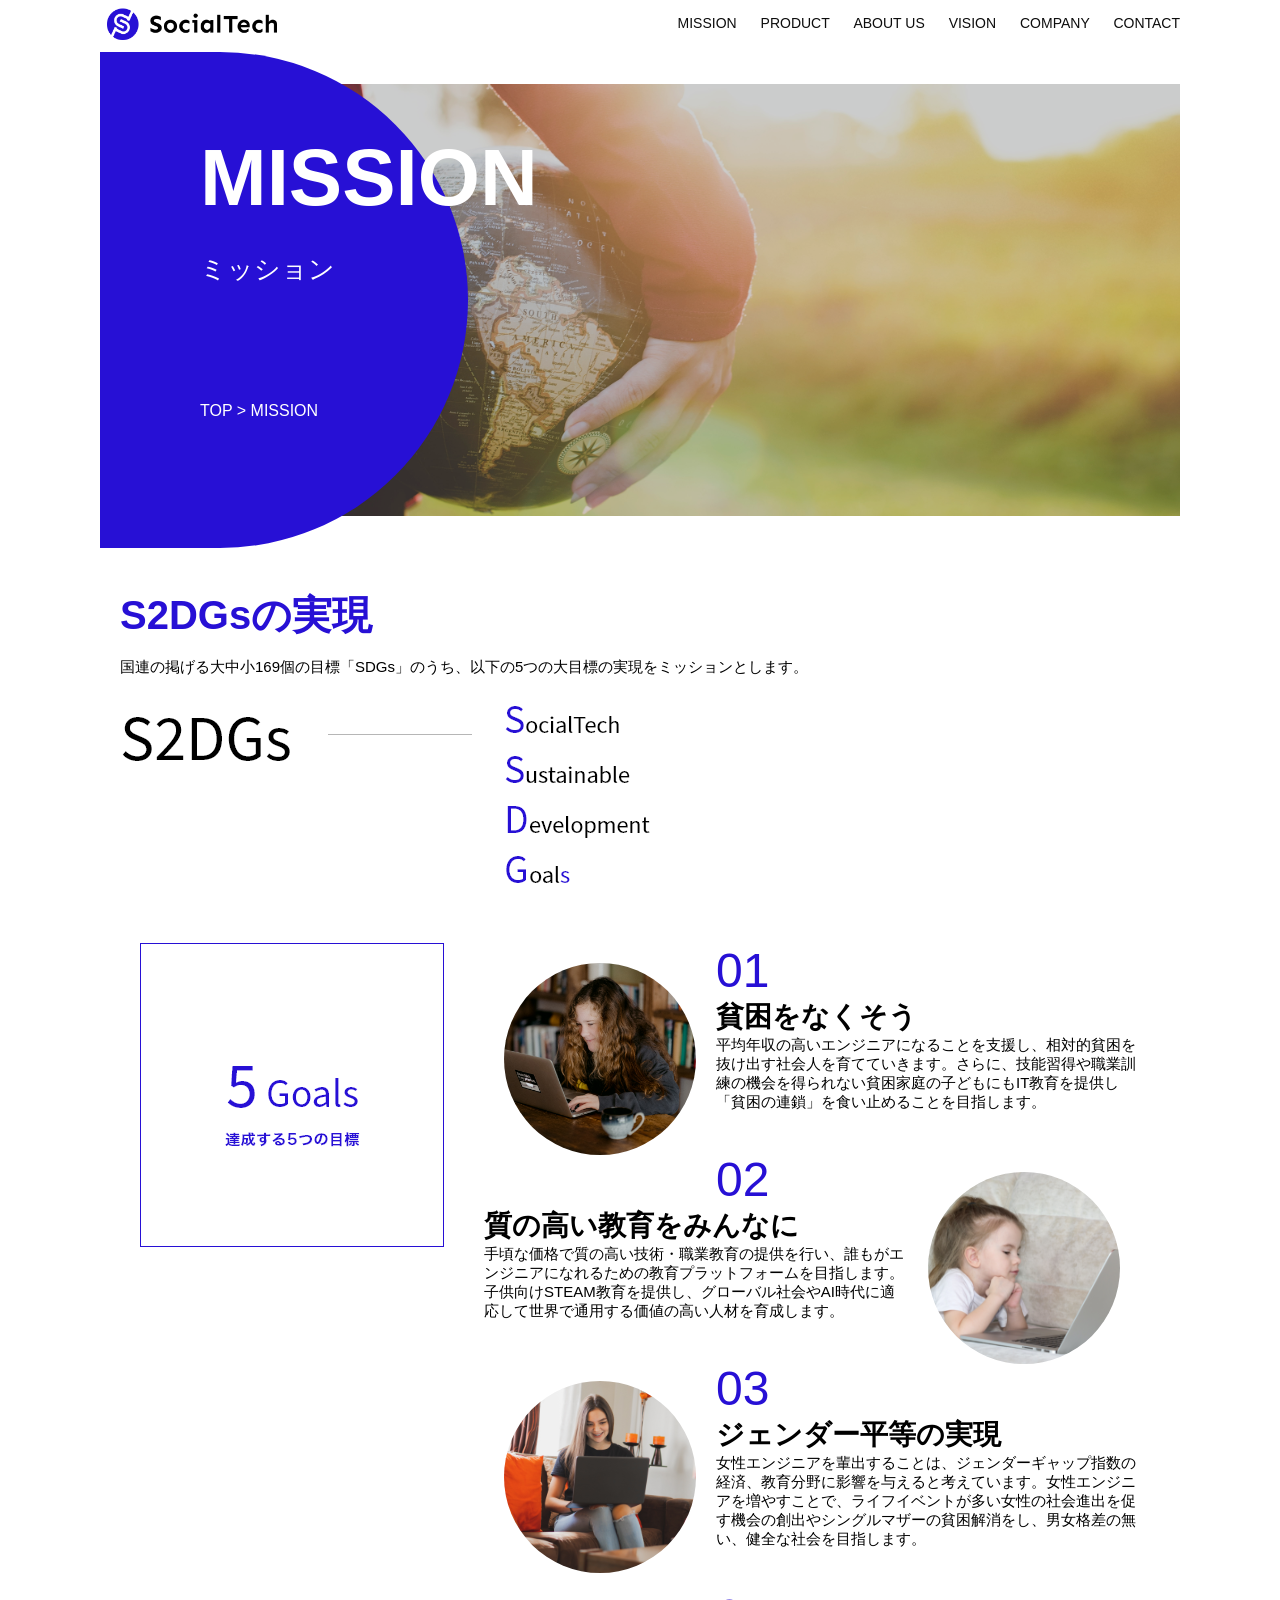
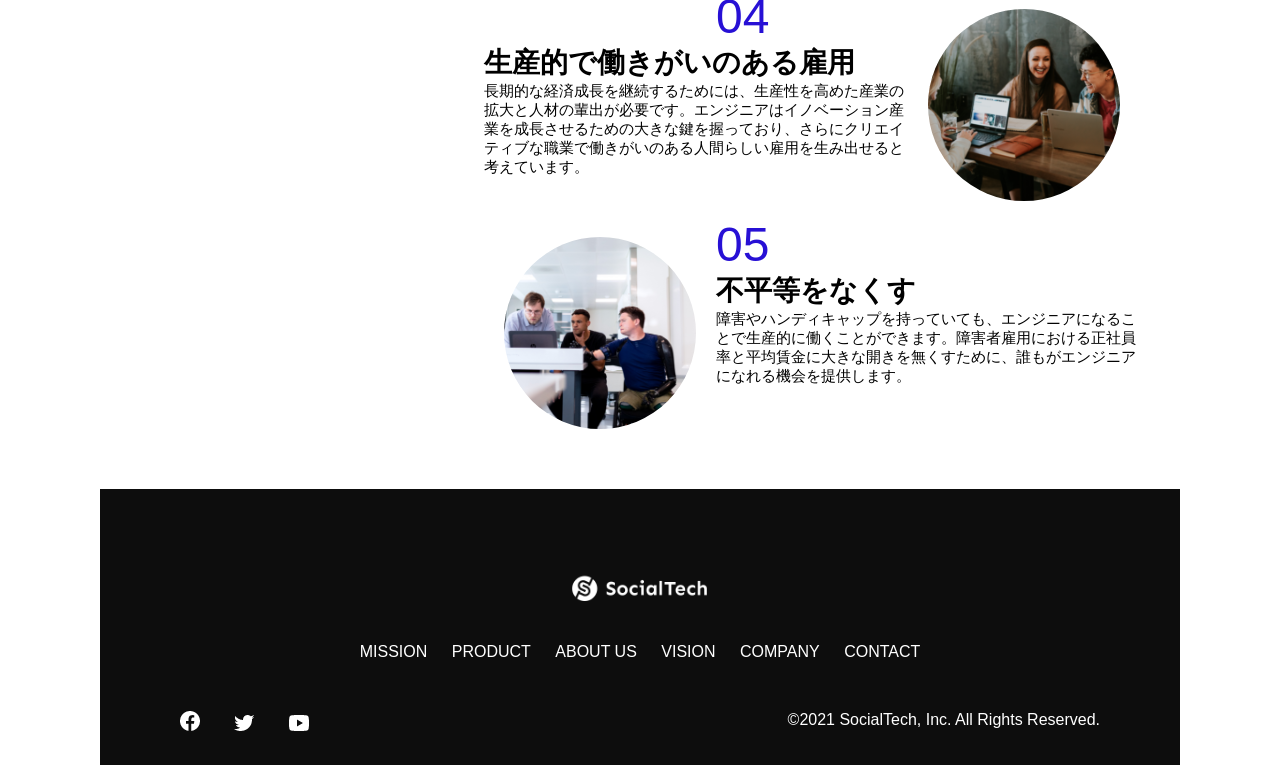
<file: kadai_005/mission.html>
<!DOCTYPE html>
<html lang="ja">
<head>
  <meta charset="UTF-8">
  <meta http-equiv="X-UA-Compatible" content="IE=edge">
  <meta name="description" content="SocialTechが目指す5つの目標（S2DGs）を紹介します">
  <meta name="viewport" content="width=device-width, initial-scale=1.0">
  <title>Scialtech - MISSION  ミッション -</title>
  <link rel="stylesheet" href="style.css">
  <style>
    img:not([alt]) {
      border: 10px solid red;
    }
  </style>
</head>
<body>
  <!-- ヘッダー -->
  <header>
    <!-- ロゴ -->
    <a href="index.html" id="logo"><img src="images/logo.png" alt="トップページに戻る"></a>
    
    <!-- PC用ナビゲーション -->
    <nav id="nav-pc">
      <a href="mission.html">MISSION</a>
      <a href="product.html">PRODUCT</a>
      <a href="index.html#aboutus">ABOUT&nbsp;US</a>
      <a href="index.html#vision">VISION</a>
      <a href="index.html#company">COMPANY</a>
      <a href="index.html#contact">CONTACT</a>
    </nav>

    <!-- スマホ用メニューボタン -->
    <img id="menu-sp" src="images/button-menu.png" alt="ナビゲーションを開く" onclick="document.getElementById('nav-sp').style.display = 'block'">

    <!-- スマホ用ナビゲーション -->
    <nav id="nav-sp">
      <img id="close" src="images/button-close.png" alt="ナビゲーションを閉じる" onclick="document.getElementById('nav-sp').style.display = 'none'">
      <a id="logo-sp" href="index.html" onclick="document.getElementById('nav-sp').style.display = 'none'"><img src="images/logo-sp.png" alt="トップページに戻る"></a>
      <a class="menu" href="mission.html" onclick="document.getElementById('nav-sp').style.display = 'none'">MISSION</a>
      <a class="menu" href="product.html" onclick="document.getElementById('nav-sp').style.display = 'none'">PRODUCT</a>
      <a class="menu" href="index.html#aboutus" onclick="document.getElementById('nav-sp').style.display = 'none'">ABOUT US</a>
      <a class="menu" href="index.html#vision" onclick="document.getElementById('nav-sp').style.display = 'none'">VISION</a>
      <a class="menu" href="index.html#company" onclick="document.getElementById('nav-sp').style.display = 'none'">COMPANY</a>
      <a class="menu" href="index.html#contact" onclick="document.getElementById('nav-sp').style.display = 'none'">CONTACT</a>
      <div id="sns">
        <a href="https://www.facebook.com/sejuku2013"><img src="images/button-facebook.png" alt="Facebookのリンク"></a>
        <a href="https://twitter.com/samuraijuku"><img src="images/button-twitter.png" alt="Twitterのリンク"></a>
        <a href="https://www.youtube.com/channel/UCCFOQO5aDK0xXam4cUQXT8g"><img src="images/button-youtube.png" alt="Youtubeのリンク"></a>
      </div>
    </nav>
  </header>
  
<main>

  <article>
    <section id="mission-main">
      <div id="mission-title">
        <h1>MISSION</h1>
        <span>ミッション</span>
        <div>TOP > MISSION</div>
      </div>
    </section> 

    <section id="mission-s2dgs">
      <h2 class="mission-h2">S2DGsの実現</h2>
      <p>国連の掲げる大中小169個の目標「SDGs」のうち、以下の5つの大目標の実現をミッションとします。</p>
      <img src="images/mission/mission-s2dgs.png" alt="S2DGs">
    </section>

    <section id="mission-5goals">
      <div>
        <img id="s2dgs-image" src="images/mission/mission-5goals.png" alt="5Goals">
      </div>
      <div>
        <div>
          <img class="fivegoals-image-left" src="images/mission/mission-5goals01.png" alt="PCを操作する女の子">
          <span class="fivegoals-number">01</span>
          <h3 class="fivegoals-h3">貧困をなくそう</h3>
          <p class="fivegoals-p">
            平均年収の高いエンジニアになることを支援し、相対的貧困を抜け出す社会人を育てていきます。さらに、技能習得や職業訓練の機会を得られない貧困家庭の子どもにもIT教育を提供し「貧困の連鎖」を食い止めることを目指します。
          </p>
        </div>
      
        <div>
          <img class="fivegoals-image-right" src="images/mission/mission-5goals02.png" alt="PCを見つめる小さい女の子">
          <span class="fivegoals-number">02</span>
          <h3 class="fivegoals-h3">質の高い教育をみんなに</h3>
          <p class="fivegoals-p">
            手頃な価格で質の高い技術・職業教育の提供を行い、誰もがエンジニアになれるための教育プラットフォームを目指します。子供向けSTEAM教育を提供し、グローバル社会やAI時代に適応して世界で通用する価値の高い人材を育成します。
          </p>
        </div>

        <div>
          <img class="fivegoals-image-left" src="images/mission/mission-5goals03.png" alt="PCを操作する女性">
          <span class="fivegoals-number">03</span>
          <h3 class="fivegoals-h3">ジェンダー平等の実現</h3>
          <p class="fivegoals-p">
            女性エンジニアを輩出することは、ジェンダーギャップ指数の経済、教育分野に影響を与えると考えています。女性エンジニアを増やすことで、ライフイベントが多い女性の社会進出を促す機会の創出やシングルマザーの貧困解消をし、男女格差の無い、健全な社会を目指します。
          </p>
        </div>
      
        <div>
          <img class="fivegoals-image-right" src="images/mission/mission-5goals04.png" alt="笑顔で話し合う3人の男女">
          <span class="fivegoals-number">04</span>
          <h3 class="fivegoals-h3">生産的で働きがいのある雇用</h3>
          <p class="fivegoals-p">
            長期的な経済成長を継続するためには、生産性を高めた産業の拡大と人材の輩出が必要です。エンジニアはイノベーション産業を成長させるための大きな鍵を握っており、さらにクリエイティブな職業で働きがいのある人間らしい雇用を生み出せると考えています。
          </p>
        </div>

        <div>
          <img class="fivegoals-image-left" src="images/mission/mission-5goals05.png" alt="障害を持つ男性が生き生きと働く様子">
          <span class="fivegoals-number">05</span>
          <h3 class="fivegoals-h3">不平等をなくす</h3>
          <p class="fivegoals-p">
            障害やハンディキャップを持っていても、エンジニアになることで生産的に働くことができます。障害者雇用における正社員率と平均賃金に大きな開きを無くすために、誰もがエンジニアになれる機会を提供します。
          </p>
        </div>

      </div>
    </section>

  </article>
  
  <footer>
    <div id="footer-logo">
      <img src="images/logo-sp.png" alt="SocialTech">
    </div>
    <div id="footer-link">
      <a href="mission.html">MISSION</a>
      <a href="product.html">PRODUCT</a>
      <a href="index.html#aboutus">ABOUT&nbsp;US</a>
      <a href="index.html#vision">VISION</a>
      <a href="index.html#company">COMPANY</a>
      <a href="index.html#sontact">CONTACT</a>
    </div>
    <div id="sns-footer">
      <a href="https://www.facebook.com/sejuku2013"><img src="images/button-facebook.png" alt="Facebookのリンク"></a>
      <a href="https://twitter.com/samuraijuku"><img src="images/button-twitter.png" alt="Twitterのリンク"></a>
      <a href="https://www.youtube.com/channel/UCCFOQO5aDK0xXam4cUQXT8g"><img src="images/button-youtube.png" alt="Youtubeのリンク"></a>
      <span id="copyright">&copy;2021 SocialTech, Inc. All Rights Reserved.</span>
    </div>
  </footer>
</main>
</body>
</html>
</file>
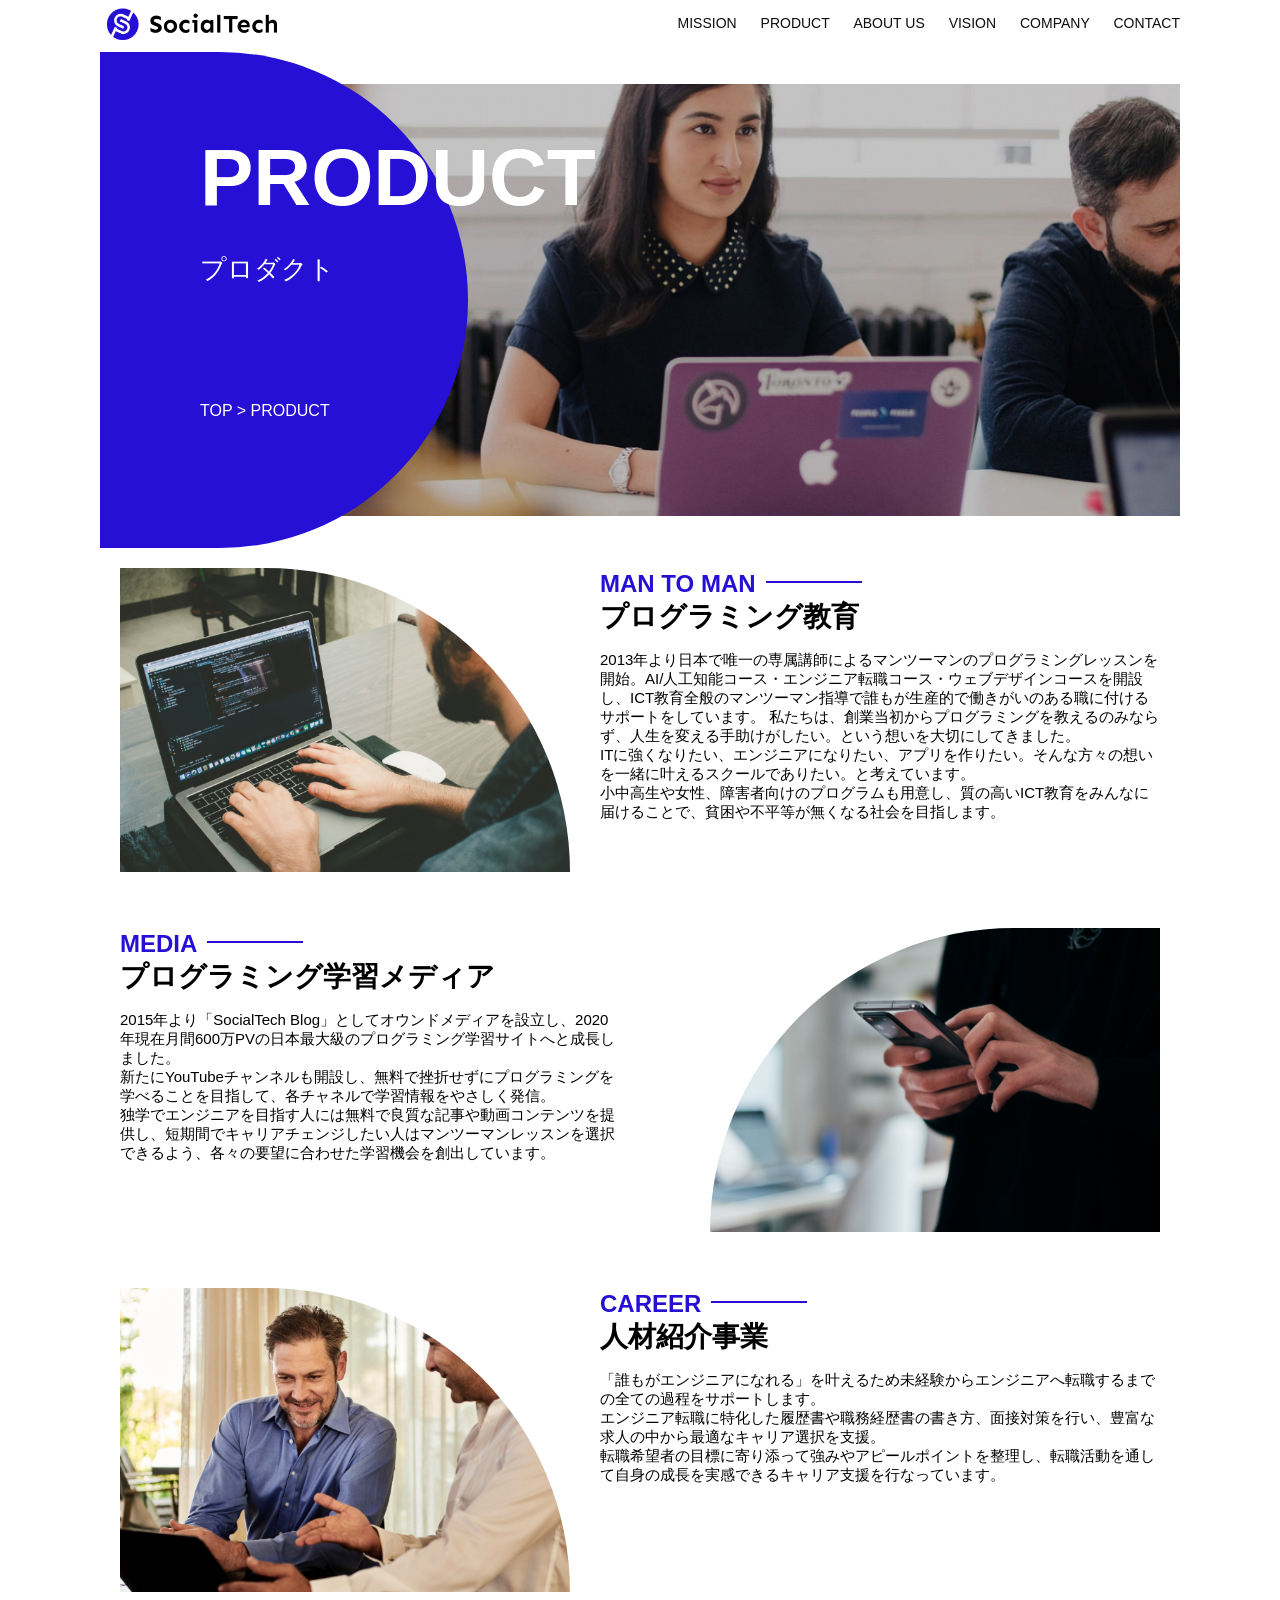
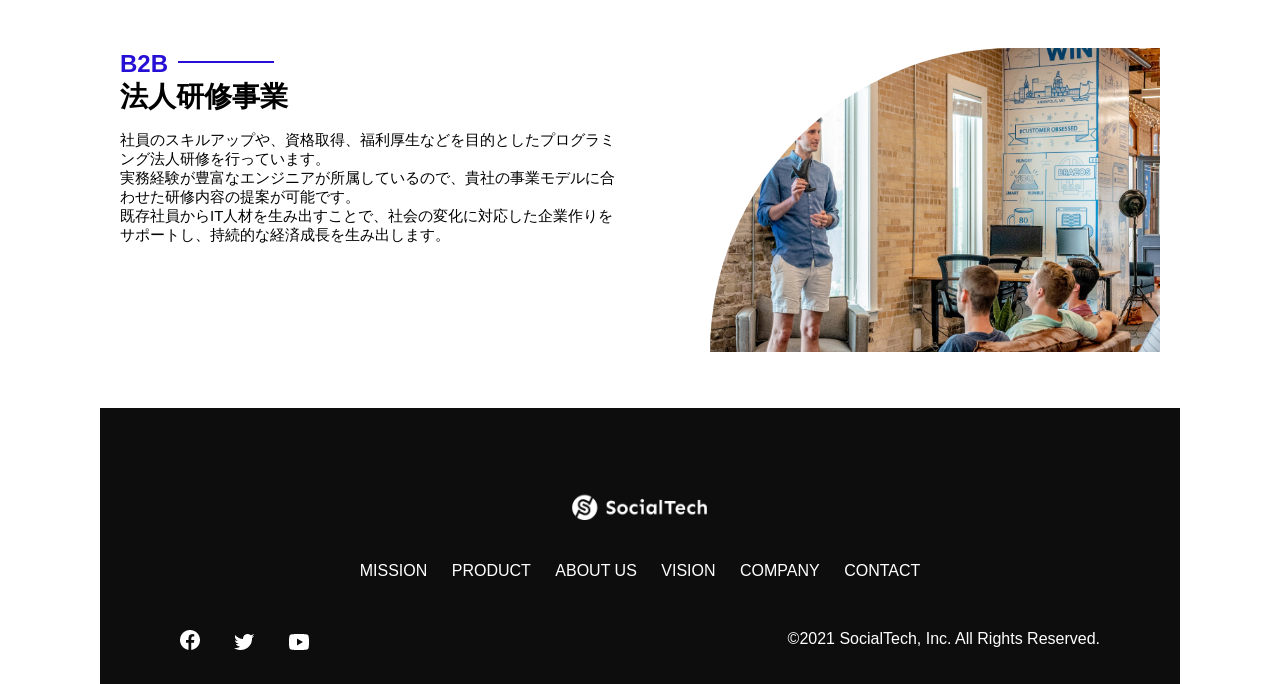
<file: kadai_005/product.html>
<!DOCTYPE html>
<html lang="ja">
<head>
  <meta charset="UTF-8">
  <meta http-equiv="X-UA-Compatible" content="IE=edge">
  <meta name="description" content="SocialTechの4つのプロダクトを紹介します">
  <meta name="viewport" content="width=device-width, initial-scale=1.0">
  <title>Scialtech -PRODUCT プロダクト-</title>
  <link rel="stylesheet" href="style.css">
  <style>
    img:not([alt]) {
      border: 10px solid red;
    }
  </style>
</head>
<body>
  <!-- ヘッダー -->
  <header>
    <!-- ロゴ -->
    <a href="index.html" id="logo"><img src="images/logo.png" alt="トップページに戻る"></a>
    
    <!-- PC用ナビゲーション -->
    <nav id="nav-pc">
      <a href="mission.html">MISSION</a>
      <a href="product.html">PRODUCT</a>
      <a href="index.html#aboutus">ABOUT&nbsp;US</a>
      <a href="index.html#vision">VISION</a>
      <a href="index.html#company">COMPANY</a>
      <a href="index.html#contact">CONTACT</a>
    </nav>

    <!-- スマホ用メニューボタン -->
    <img id="menu-sp" src="images/button-menu.png" alt="ナビゲーションを開く" onclick="document.getElementById('nav-sp').style.display = 'block'">

    <!-- スマホ用ナビゲーション -->
    <nav id="nav-sp">
      <img id="close" src="images/button-close.png" alt="ナビゲーションを閉じる" onclick="document.getElementById('nav-sp').style.display = 'none'">
      <a id="logo-sp" href="index.html" onclick="document.getElementById('nav-sp').style.display = 'none'"><img src="images/logo-sp.png" alt="トップページに戻る"></a>
      <a class="menu" href="mission.html" onclick="document.getElementById('nav-sp').style.display = 'none'">MISSION</a>
      <a class="menu" href="product.html" onclick="document.getElementById('nav-sp').style.display = 'none'">PRODUCT</a>
      <a class="menu" href="index.html#aboutus" onclick="document.getElementById('nav-sp').style.display = 'none'">ABOUT US</a>
      <a class="menu" href="index.html#vision" onclick="document.getElementById('nav-sp').style.display = 'none'">VISION</a>
      <a class="menu" href="index.html#company" onclick="document.getElementById('nav-sp').style.display = 'none'">COMPANY</a>
      <a class="menu" href="index.html#contact" onclick="document.getElementById('nav-sp').style.display = 'none'">CONTACT</a>
      <div id="sns">
        <a href="https://www.facebook.com/sejuku2013"><img src="images/button-facebook.png" alt="Facebookのリンク"></a>
        <a href="https://twitter.com/samuraijuku"><img src="images/button-twitter.png" alt="Twitterのリンク"></a>
        <a href="https://www.youtube.com/channel/UCCFOQO5aDK0xXam4cUQXT8g"><img src="images/button-youtube.png" alt="Youtubeのリンク"></a>
      </div>
    </nav>
  </header>
  
<main>

  <article>
    <section id="product-main">
      <div id="product-title">
        <h1>PRODUCT</h1>
        <span>プロダクト</span>
        <div>TOP > PRODUCT</div>
      </div>
    </section>

    <section class="product-section1">
      <img src="images/product/product-mantoman.png" alt="PCでコードを書く男性">
      <div>
        <h2 class="product-h2">MAN TO MAN</h2>
        <h3 class="product-h3">プログラミング教育</h3>
        <p>
          2013年より日本で唯一の専属講師によるマンツーマンのプログラミングレッスンを開始。AI/人工知能コース・エンジニア転職コース・ウェブデザインコースを開設し、ICT教育全般のマンツーマン指導で誰もが生産的で働きがいのある職に付けるサポートをしています。
          私たちは、創業当初からプログラミングを教えるのみならず、人生を変える手助けがしたい。という想いを大切にしてきました。<br>ITに強くなりたい、エンジニアになりたい、アプリを作りたい。そんな方々の想いを一緒に叶えるスクールでありたい。と考えています。<br>小中高生や女性、障害者向けのプログラムも用意し、質の高いICT教育をみんなに届けることで、貧困や不平等が無くなる社会を目指します。
        </p>
      </div>
    </section>

    <section class="product-section2">
      <div>
        <h2 class="product-h2">MEDIA</h2>
        <h3 class="product-h3">プログラミング学習メディア</h3>
        <p>
          2015年より「SocialTech 
          Blog」としてオウンドメディアを設立し、2020年現在月間600万PVの日本最大級のプログラミング学習サイトへと成長しました。<br>新たにYouTubeチャンネルも開設し、無料で挫折せずにプログラミングを学べることを目指して、各チャネルで学習情報をやさしく発信。<br>独学でエンジニアを目指す人には無料で良質な記事や動画コンテンツを提供し、短期間でキャリアチェンジしたい人はマンツーマンレッスンを選択できるよう、各々の要望に合わせた学習機会を創出しています。
        </p>
      </div>
      <img src="images/product/product-media.png" alt="スマートフォンを操作する人">
    </section>

        <section class="product-section1">
      <img src="images/product/product-career.png" alt="笑顔で話し合う2人の男性">
      <div>
        <h2 class="product-h2">CAREER</h2>
        <h3 class="product-h3">人材紹介事業</h3>
        <p>
          「誰もがエンジニアになれる」を叶えるため未経験からエンジニアへ転職するまでの全ての過程をサポートします。<br>エンジニア転職に特化した履歴書や職務経歴書の書き方、面接対策を行い、豊富な求人の中から最適なキャリア選択を支援。<br>転職希望者の目標に寄り添って強みやアピールポイントを整理し、転職活動を通して自身の成長を実感できるキャリア支援を行なっています。<br>
        </p>
        </div>
    </section>

    <section class="product-section2">
      <div>
        <h2 class="product-h2">B2B</h2>
        <h3 class="product-h3">法人研修事業</h3>
        <p>
          社員のスキルアップや、資格取得、福利厚生などを目的としたプログラミング法人研修を行っています。<br>実務経験が豊富なエンジニアが所属しているので、貴社の事業モデルに合わせた研修内容の提案が可能です。<br>既存社員からIT人材を生み出すことで、社会の変化に対応した企業作りをサポートし、持続的な経済成長を生み出します。
        </p>
      </div>
      <img src="images/product/product-b2b.png" alt="講演中の男性とそれを聴く人々">
    </section>
  </article>
  
  <footer>
    <div id="footer-logo">
      <img src="images/logo-sp.png" alt="SocialTech">
    </div>
    <div id="footer-link">
      <a href="mission.html">MISSION</a>
      <a href="product.html">PRODUCT</a>
      <a href="index.html#aboutus">ABOUT&nbsp;US</a>
      <a href="index.html#vision">VISION</a>
      <a href="index.html#company">COMPANY</a>
      <a href="index.html#sontact">CONTACT</a>
    </div>
    <div id="sns-footer">
      <a href="https://www.facebook.com/sejuku2013"><img src="images/button-facebook.png" alt="Facebookのリンク"></a>
      <a href="https://twitter.com/samuraijuku"><img src="images/button-twitter.png" alt="Twitterのリンク"></a>
      <a href="https://www.youtube.com/channel/UCCFOQO5aDK0xXam4cUQXT8g"><img src="images/button-youtube.png" alt="Youtubeのリンク"></a>
      <span id="copyright">&copy;2021 SocialTech, Inc. All Rights Reserved.</span>
    </div>
  </footer>
</main>
</body>
</html>
</file>
<file: kadai_005/style.css>
/* PC、スマホ共通スタイル */
body {
  font-family: "Source Sans Pro", "Hiragino Kaku Gothic ProN", Meiryo, Arial, sans-serif;
}

p {
  font-size: 15px;
}

/*================ 
  PC用のスタイル
================*/

@media screen and (min-width: 768px) {

/* PC用カルーセル設定 */
.carousel {
  width: 885px;
  margin-left: 20px;
}

.carouselImg {
  width: 885px;
}

/* 横幅設定 */
body {
  max-width: 1080px;
  min-width: 960px;
  margin: 0 auto 0 auto;
}

/* ヘッダー */
header {
display: flex;
justify-content: space-between;
}

/* ナビゲーションのレイアウト */
#nav-pc {
  text-align: right;
  font-size: 14px;
  padding-top: 15px;
}

/* ナビゲーションのリンクの装飾設定 */
#nav-pc > a {
  text-decoration: none;
  margin-left: 20px;
}

#nav-pc > a:link {
  color: #0d0d0d;
}

#nav-pc > a:visited {
  color: #0d0d0d;
}

#nav-pc > a:hover {
  color: #0d0d0d;
  text-decoration: underline;
}

#nav-pc > a:active {
  color: #0d0d0d;
}

/* スマホ用ナビを非表示 */
#nav-sp, #menu-sp {
  display: none;
}

/* メインビジュアル */
#main-visual {
  position: relative;
  height: 400px;
}

#main-message {
  position: absolute;
  top: 0;
  left: 0;
  background-color: #2710d5;
  color: #ffffff;
  border-radius: 0 0 476px 0;
  max-width: 620px;
  width: 100%;
  height: 100%;
  z-index: 11;
}

#main-message > h1 {
  font-size: 60px;
  font-weight: bold;
  margin: 100px 0 0 50px;
}

#main-message > p {
  font-size: 28px;
  margin: 0 0 0 50px;
}

#main-visual >img {
  max-width: 620px;
  border-radius: 476px 0 0 0;
  position: absolute;
  top: 0;
  right: 0;
  z-index: 10;
}

/* 見出し */
h2 {
  margin: 40px 0 0 0;
}

h2::after {
  content: url(images/line.png);
  margin-left: 10px;
}

h3 {
  font-size: 27px;
}

/* ミッション */
#mission {
  margin: 80px auto 80px auto;
  width: 100%;
}

#mission-flex {
  width: 100%;
  display: flex;
}

#mission-flex > div {
  width: 50%;
  margin: 20px;
}

#mission-photo {
  width: 100%;
}

#s2dgs {
  margin-top: 50px;
}

/* プロダクト */
#product {
  background-color: #fafafa;
  width: 100%;
  margin: 80px 0;
  padding: 10px 40px 0;
}

/* 外枠 */
#product > div {
  margin-top: 40px;
  display: flex;
}

/* 左のカラム */
#product-left {
  width: 50%;
  margin-right: 20px;
}

/* 右のカラム */
#product-right {
  width: 50%;
  margin-left: 20px;
  margin-top: 80px;
}

/* 画像＋説明の枠 */
#product-left > div {
  position: relative;
  height: 480px;
  margin-right: 20px;
}

#product-right > div {
  position: relative;
  height: 480px;
  margin-left: 20px;
}

/* 画像 */
.product-photo {
  width: 100%;
}

/* 説明文の枠 */
.product-explain {
  background-color: #fff;
  position: absolute;
  left: 0;
  top: 280px;
  margin: 0 40px;
  padding: 20px;
  box-shadow: 5px 5px 10px rgba(0, 0, 0, 0.05);
}

/* 説明文の英語 */
.product-explain > span {
  color: #2710d5;
  font-weight: bold;
  font-size: 16px;
  margin: 0;
}

/* 説明文の見出し */
.product-explain > h3 {
  font-size: 20px;
  margin: 5px 0;
}

/* 説明文 */
.product-explain > p {
  font-size: 14px;
  margin: 0;
}

/* 「もっとみる」ボタン */
#product-more {
  margin: 0 auto -42px auto;
}

/* ABOUT US */
#aboutus {
  margin: 80px auto;
}

/* 3つの組織文化と画像を入れる枠 */
#aboutus > div {
  display: flex;
}

/* 画像 */
.culture-img {
  width: 100%;
  align-self: flex-start;
}

.culture-img2 {
  margin-top: 50px;
  width: 100%;
}

/* 3つの組織文化の表 */
.culture-table {
  max-width: 500px;
  margin-right: 50px;
}

/* 番号 */
.culture-num {
  font-size: 80px;
  color: #2710d5;
  margin-right: 20px;
}

/* 組織文化英語 */
.culture-en {
  color: #2710d5;
  font-weight: bold;
  font-size: 24px;
  display: block;
}

/* 組織文化日本語 */
.culture-jp {
  font-size: 28px;
  font-weight: bold;
}

/* 説明文 */
.culture-description {
  margin: 0;
}

/* ビジョン */
#vision {
  margin: 80px auto;
}

/* セクション内の外枠 */
#vision > div {
  width: 100%;
  display: flex;
  justify-content: space-between;
  flex-wrap: wrap;
}

/* 7つの行動指針の枠 */
.vision-box {
  width: 300px;
  height: 300px;
  margin-bottom: 30px;
  position: relative;
}

.vision-box > img {
  width: 100%;
  height: auto;
  position: absolute;
  top: 0;
  left: 0;
  z-index: 30;
}

.vision-box > span {
  position: absolute;
  top: 0;
  left: 0;
  z-index: 31;
  margin-right: 20px;
}

.vision-box > span > h4 {
  color: #2710d5;
  font-size: 19px;
  margin-top: 80px;
}

.vision-box > span > h4::first-letter {
  font-size: 40px;
}

.vision-box > span >h5 {
  font-size: 20px;
  margin: 0;
}

.vision-box > span > p {
  margin: 10px 0 0 0;
}

/* 会社概要 */
#company {
  margin: 80px auto;
}

#company-table {
  width: 100%;
}

.table-header {
  text-align: left;
  padding: 20px;
  border-bottom-color: #2710d5;
  border-bottom-width: 1px;
  border-bottom-style: solid;
  width: 100px;
}

.tableheader-first {
  text-align: left;
  padding: 20px;
  border-bottom-color: #2710d5;
  border-bottom-width: 1px;
  border-bottom-style: solid;
  border-top-color: #2710d5;
  border-top-width: 1px;
  border-top-style: solid;
  width: 100px;
}

.cell {
  padding: 30px;
  border-bottom-color: #ececec;
  border-bottom-width: 1px;
  border-bottom-style: solid;
}

.cell-first {
  padding: 30px;
  border-bottom-color: #ececec;
  border-bottom-width: 1px;
  border-bottom-style: solid;
  border-top-color: #ececec;
  border-top-width: 1px;
  border-top-style: solid;
}

#company > iframe {
  width: 100%;
  height: 368px;
  margin-bottom: 40px;
}

/* お問い合わせ */
#contact {
  margin: 80px auto;
}

/* 外枠 */
#contact > form > div {
  display: flex;
  flex-direction: row;
  flex-wrap: wrap;
  padding-bottom: 30px;
}

/* 左列の見出し */
.contact-heading {
  width: 240px;
  align-self: center;
}

/* 見出しのラベル */
.contact-label {
  font-weight: bold;
}

/* 必須 */
.contact-span {
  color: #ce2222;
  margin-left: 20px;
  font-weight: bold;
}

/* テキストボックス */
.contact-textbox {
  border-top: 0;
  border-left: 0;
  border-right: 0;
  border-bottom-width: 1px;
  border-bottom-color: #707070;
  border-bottom-style: solid;
  background-color: #fafafa;
  width: 400px;
  height: 56px;
}

/* お問い合わせ内容のテキストエリア */
.contact-textarea {
  border-top: 0;
  border-left: 0;
  border-right: 0;
  border-bottom-width: 1px;
  border-bottom-color: #707070;
  border-bottom-style: solid;
  background-color: #fafafa;
  width: 400px;
  height: 200px;
}

/* 個人情報の取り扱い */
details {
  width: 700px;
}

details > div {
  background-color: #fafafa;
  padding: 20px;
}

details > div > span {
  font-weight: bold;
}

/* フッター */
footer {
  background-color: #0d0d0d;
  text-align: center;
  padding: 80px 80px 30px 80px;
}

#footer-logo {
  margin-bottom: 30px;
}

#footer-link {
  margin-bottom: 50px;
}

#footer-link > a {
  text-decoration: none;
  margin: 10px;
}

#footer-link > a:link {
  color: #fff;
}

#footer-link > a:visited {
  color: #fff;
}

#footer-link > a:hover {
  color: #fff;
  text-decoration: underline;
}

#footer-link > a:active {
  color: #fff;
}

#sns-footer {
  text-align: left;
  width: 100%;
}

#sns-footer > a {
  margin-right: 30px;

}
#copyright {
  color: #fff;
  float: right;
}

/* mission.html用スタイル */
/* ミッションのメインビジュアル */
#mission-main {
  height: 496px;
  width: 100%;
  background-image: url(images/mission/mission-main.png);
  background-repeat: no-repeat;
  background-position-y: center;
}

#mission-title {
  background-color: #2710d5;
  width: 368px;
  color: #fff;
  height: 496px;
  border-radius: 0 248px 248px 0;
  position: relative;
}

#mission-title > h1 {
  position: absolute;
  top: 0;
  left: 100px;
  font-size: 80px;
}

#mission-title > span {
  position: absolute;
  top: 200px;
  left: 100px;
  font-size: 26px;
}

#mission-title > div {
  position: absolute;
  top: 350px;
  left: 100px;
  font-size: 16px;
}

#mission-s2dgs {
  width: 100%;
  margin: 20px;
}

.mission-h2 {
  color: #2710d5;
  font-size: 40px;
}

.mission-h2::after {
  content: none;
}

#mission-5goals {
  margin: 20px;
  display: flex;
}

#mission-5goals > div {
  flex-grow: 1;
  padding: 20px;
}

#mission-5goals > div > div {
  margin-bottom: 40px;
}

.fivegoals-image-right {
  float: right;
  margin: 20px;
}

.fivegoals-image-left {
  float: left;
  margin: 20px;
}

.fivegoals-number {
  color: #2710d5;
  font-size: 48px;
  margin: 0;;
}

.fivegoals-h3 {
  font-size: 28px;
  margin: 0;
}

.fivegoals-p {
  margin: 0;
}

/* プロダクトページ */
#product-main {
  height: 496px;
  width: 100%;
  background-image: url(images/product/product-main.png);
  background-repeat: no-repeat;
  background-position-y: center;
}

#product-title {
  background-color: #2710d5;
  width: 368px;
  color: #fff;
  height: 496px;
  border-radius: 0 248px 248px 0;
  position: relative;
}

#product-title > h1 {
  position: absolute;
  top: 0;
  left: 100px;
  font-size: 80px;
}

#product-title > span {
  position: absolute;
  top: 200px;
  left: 100px;
  font-size: 26px;
}

#product-title > div {
  position: absolute;
  top: 350px;
  left: 100px;
  font-size: 16px;
}

/* セクション1 */
.product-section1 {
  position: relative;
  margin: 20px;
  height: 340px;
}

.product-section1 > img {
  position: absolute;
  top: 0;
  left: 0;
  width: 450px;
  margin: 0 40px 30px 0;
  border-radius: 0 432px 0 0;
}

.product-section1 > div {
  position: absolute;
  top: 0;
  left: 480px;
}

.product-section2 {
  position: relative;
  margin: 20px;
  height: 340px;
}

.product-section2 > img {
  position: absolute;
  top: 0;
  right: 0;
  width: 450px;
  margin: 0 0 30px 40px;
  border-radius: 432px 0 0 0;
}

.product-section2 > div {
  width: 500px;
  position: absolute;
  top: 0;
  left: 0;
}

.product-h2 {
  color: #2710d5;
  font-size: 24px;
  margin: 0;
}

.product-h3 {
  font-size: 28px;
  margin: 0;
}

}

/* ==================
スマートフォン用のスタイル
=================== */
@media screen and (max-width: 767px) {

body {
  min-width: 375px;
  margin: 0;
}

/* PC用ナビゲーション非表示 */
#nav-pc {
  display: none;
}

/* ハンバーガーメニュー */
#menu-sp {
  position: absolute;
  top: 0;
  right: 0;
}

.carousel {
  width: 375px;
  margin: 0 auto;
}

.carouselImg {
  width: 375px;
}

/* スマホ用ナビゲーションの表示切替 */
/* 初期状態、レイアウトと非表示設定 */
#nav-sp {
  background-color: #2710d5;
  position: absolute;
  top: 0;
  left: 0;
  width: 100%;
  height: 100%;
  display: none;
  z-index: 100;
}

/* ×ボタン */
#close {
  position: absolute;
  top: 20px;
  right: 20px;
}

/* ナビゲーションメニュー用ロゴ */
#logo-sp {
  margin: 80px 0 30px 20px;
}

#nav-sp > a {
  display: block;
}

#nav-sp > a:link {
  color: #fff;
}

#nav-sp > a:visited {
  color: #fff;
}

#nav-sp > a:hover {
  color: #fff;
  text-decoration: underline;
}

#nav-sp > a:active {
  color: #fff;
}

#nav-sp > .menu {
  text-decoration: none;
  display: block;
  margin: 0 20px;
  height: 44px;
  font-size: 16px;
  background-image: url(images/arrow.png);
  background-repeat: no-repeat;
  background-position: right top;
}

#sns {
  position: absolute;
  bottom: 20px;
  left: 20px;
}

#sns > a {
  margin-right: 30px;
}

#main-visual {
  position: relative;
  height: 470px;
  width: 100%;
  overflow: hidden;
}

#main-visual > div {
  position: absolute;
  top: 0;
  left: 0;
  background-color: #2710d5;
  color: white;
  border-radius: 0 0 476px 0;
  text-align: center;
  height: 280px;
  width: 100%;
  z-index: 11;
}

#main-visual > div > h1 {
  font-size: 28px;
  margin: 90px 0 0 0;
}

#main-visual > div > p {
  margin: 0;
}

#main-visual > img {
  width: 100%;
  border-radius: 476px 0 0 0;
  z-index: 10;
  position: absolute;
  bottom: 0;
  right: 0;
}

/* 見出し */
h2::after {
  content: url(images/line.png);
  margin-left: 10px;
}

h3 {
  font-size: 24px;
  margin-top: 10px;
}

/* ミッション */
#mission {
  margin: 20px;
}

#mission-photo, #s2dgs {
  width: 100%;
}

/* プロダクト */
#product {
  background-color: #fafafa;
  padding-top: 10px;
}

#product > h2 {
  margin-left: 20px;
}

/* 外枠 */
/* 左右のカラム　スマホでは縦並び */
#product-left, #product-right {
  margin: 0 20px;
}

/* 画像＋説明の枠 */
#product-left > div, #product-right > div {
  position: relative;
  height: 540px;
}

/* 説明文の枠 */
.product-explain {
  background-color: #fff;
  position: absolute;
  left: 0;
  bottom: 50px;
  padding: 20px;
  box-shadow: 5px 5px 10px rgba(0, 0, 0, 0.05);
}

.product-explain > span {
  color: #2710d5;
  font-weight: bold;
  font-size: 16px;
  margin: 0;
}

.product-explain > h3 {
  margin: 10px 0;
}

.product-photo {
  width: 100%;
}

#product-more > img {
  margin-bottom: -42px;
  margin-left: 20px;
}

/* ABOUT US */
#aboutus {
  margin: 80px 20px;
}

#aboutus > div {
  display: flex;
  flex-direction: column;
}

.culture-table {
  width: 100%;
  padding-right: 20px;
  order: 2;
}

.culture-img {
  width: 100%;
  order: 1;
}

.culture-img2 {
  width: 100%;
}

.culture-num {
  font-size: 80px;
  color: #2710d5;
}

.culture-en {
  color: #2710d5;
  font-weight: bold;
  font-size: 24px;
  display: block;
}

.culture-jp {
  display: block;
}

.culture-description {
  margin: 0;
}

/* ビジョン */
#vision {
  margin: 80px 20px;
}

.vision-box {
  width: 300px;
  height: 300px;
  margin-bottom: 30px;
  position: relative;
}

.vision-box > img {
  width: 100%;
  height: auto;
  position: absolute;
  top: 0;
  left: 0;
  z-index: 30;
}

.vision-box > span {
  position: absolute;
  top: 0;
  left: 0;
  z-index: 31;
  margin-right: 20px;
}

.vision-box > span > h4 {
  color: #2710d5;
  font-size: 19px;
  margin-top: 60px;
}

.vision-box > span > h5 {
  font-size: 20px;
  margin: 0;
}

.vision-box > span > p {
  margin-top: 10px;
}

/* 会社概要 */
#company {
  margin: 0 20px;
}

#company > h3 {
  margin-bottom: 20px;
}

#campany > table  {
  width: 100px;
}

.tableheader-first {
  text-align: left;
  padding: 20px;
  border-bottom-color: #2710d5;
  border-bottom-width: 1px;
  border-bottom-style: solid;
  border-top-color: #2710d5;
  border-top-width: 1px;
  border-top-style: solid;
  width: 50px;
}

.table-header {
  text-align: left;
  padding: 20px;
  border-bottom-color: #2710d5;
  border-bottom-width: 1px;
  border-bottom-style: solid;
  width: 50px;
}

.cell {
  padding: 20px;
  border-bottom-color: #ececec;
  border-bottom-width: 1px;
  border-bottom-style: solid;
}

.cell-first {
  padding: 20px;
  border-bottom-color: #ececec;
  border-bottom-width: 1px;
  border-bottom-style: solid;
  border-top-color: #ececec;
  border-top-width: 1px;
  border-top-style: solid;
}

#company > iframe {
  width: 100%;
  height: 240px;
  margin-top: 40px;
}

/* お問い合わせ */
#contact {
  margin: 80px 20px;
}

#contact > h3 {
  margin-bottom: 20px;
}

#contact > form > div {
  margin-bottom: 20px;
}

.contact-heading {
  margin-bottom: 20px;
}

/* ラベル */
.contact-label {
  font-weight: bold;
}

/* 必須 */
.contact-span {
  color: #ce2222;
  margin-left: 20px;
  font-weight: bold;
}

.contact-textbox {
  height: 56px;
  border-top: 0;
  border-left: 0;
  border-right: 0;
  background-color: #fafafa;
  border-bottom-color: #707070;
  border-bottom-width: 1px;
  border-bottom-style: solid;
  min-width: 300px;
  width: 100px;
}

.contact-textarea {
  height: 150px;
  border-top: 0;
  border-left: 0;
  border-right: 0;
  background-color: #fafafa;
  width: 100%;
}

.radiobutton {
  margin-bottom: 20px;
}

.radiobutton + label::after {
  content: "\A";
  white-space: pre;
}

/* フッター */
footer {
  background-color: #0d0d0d;
  padding: 30px 20px 50px 20px;
}

#footer-logo {
  margin-bottom: 30px;
}

#footer-link > a {
  text-decoration: none;
  margin: 0 20px 30px 0;
  display: block;
  background-image: url(images/arrow.png);
  background-repeat: no-repeat;
  background-position: right top;
}

#footer-link {
  margin-bottom: 50px;
}

#footer-link > a:link {
  color: #fff;
}

#footer-link > a:visited {
  color: #fff;
}

#footer-link > a:hover {
  color: #fff;
  text-decoration: underline;
}

#footer-link > a:active {
  color: #fff;
}

#sns-footer > a {
  margin-right: 30px;
}

#copyright {
  font-size: 12px;
  display: block;
  margin-top: 30px;
  color: #fff;
}

/* mission.html用スタイル */
/* ミッションのメインビジュアル */
#mission-main {
  height: 256px;
  width: 100%;
  background-image: url(images/mission/mission-main.png);
  background-repeat: no-repeat;
  background-position-y: center;
  background-size: auto 208px;
}

#mission-title {
  background-color: #2710d5;
  width: 136px;
  color: #fff;
  height: 256px;
  border-radius: 0 248px 248px 0;
  position: relative;
}

#mission-title > h1 {
  position: absolute;
  top: 0;
  left: 20px;
  font-size: 40px;
}

#mission-title > span {
  position: absolute;
  top: 110px;
  left: 20px;
  font-size: 18px;
}

#mission-title > div {
  position: absolute;
  top: 180px;
  left: 20px;
  font-size: 13px;
}

/* ミッションページ　S2DGSの設定 */
#mission-s2dgs {
  margin: 20px;
}

.mission-h2 {
  color: #2710d5;
  font-size: 38px;
  margin: 0;
}

.mission-h2::after {
  content: none;
}

#mission-s2dgs >img {
  width: 100%;
}

/* ミッションページ　5Goalsの設定 */
#mission-5goals {
  margin: 20px;
}

#mission-5goals > div > div {
  margin-bottom: 40px;
}

#s2dgs-image {
  width: 100%;
}

.fivegoals-image-right {
  margin: 20px auto;
  display: block;
}

.fivegoals-image-left {
  margin: 20px auto;
  display: block;
}

.fivegoals-number {
  color: #2710d5;
  font-size: 48px;
  margin: 0;
}

.fivegoals-h3 {
  font-size: 28px;
  margin: 0;
}

.fivegoals-p {
  margin: 0;
}

/* プロダクトページ */
#product-main {
  height: 256px;
  width: 100%;
  background-image: url(images/product/product-main.png);
  background-repeat: no-repeat;
  background-position-y: center;
  background-size: auto 208px;
}

#product-title {
  background-color: #2710d5;
  width: 136px;
  color: #fff;
  height: 256px;
  border-radius: 0 248px 248px 0;
  position: relative;
}

#product-title > h1 {
  position: absolute;
  top: 0;
  left: 20px;
  font-size: 40px;
}

#product-title > span {
  position: absolute;
  top: 110px;
  left: 20px;
  font-size: 18px;
}

#product-title > div {
  position: absolute;
  top: 180px;
  left: 20px;
  font-size: 13px;
}

.product-section1 {
  margin: 20px;
}

.product-section1 > img {
  width: 100%;
  border-radius: 0 300px 0 0;
}

.product-section2 {
  margin: 20px;
  display: flex;
  flex-direction: column;
}

.product-section2 > img {
  order: 1;
  width: 100%;
  border-radius: 300px 0 0 0;
}

.product-section2 > div {
  order: 2;
}

.product-h2 {
  color: #2710d5;
  font-size: 24px;
  margin: 0;
}

.product-h3 {
  font-size: 28px;
  margin: 0;
}

}
</file>
